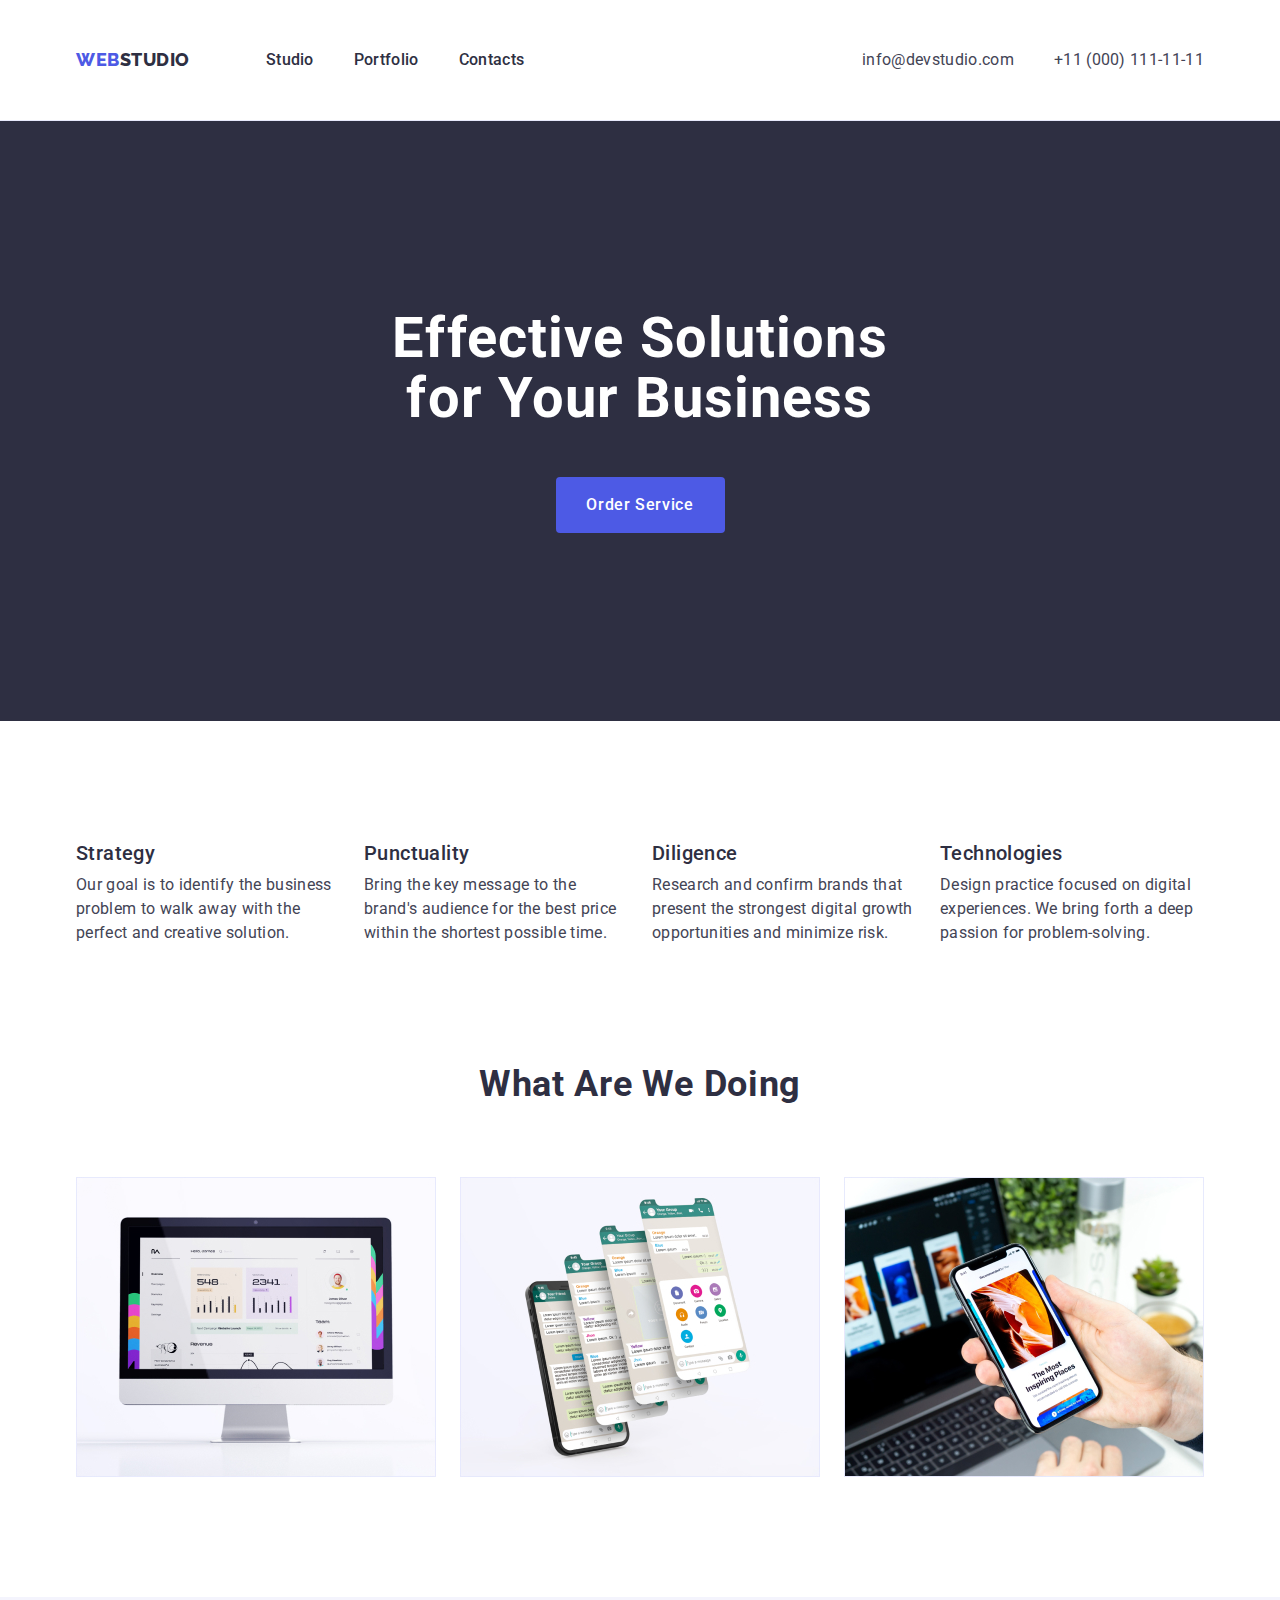
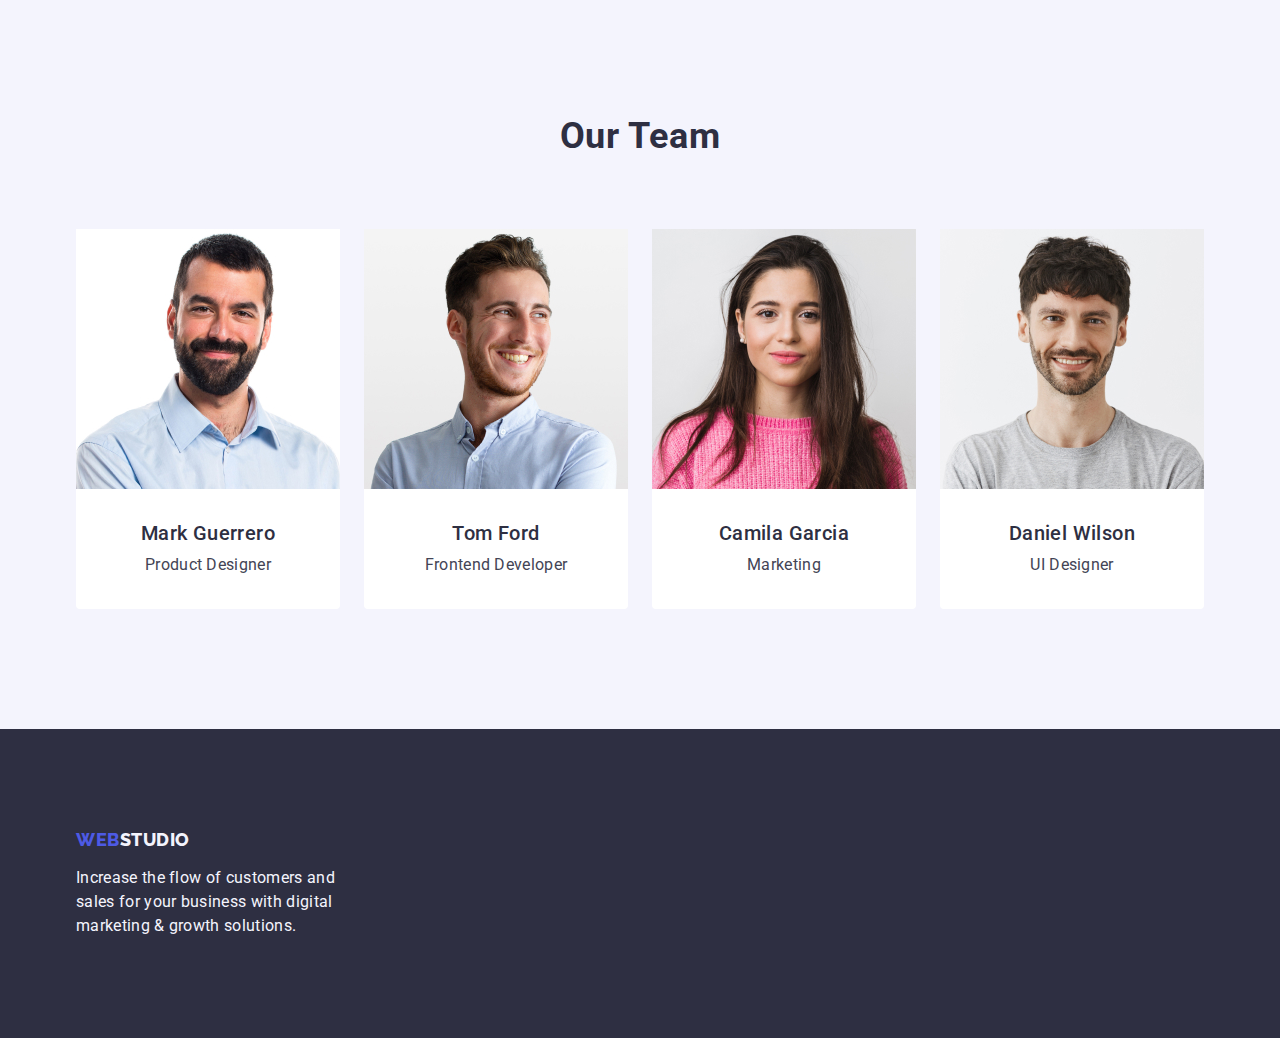
<file: index.html>
<!DOCTYPE html>
<html lang="en">
  <head>
    <meta charset="UTF-8" />
    <meta http-equiv="X-UA-Compatible" content="IE=edge" />
    <meta name="viewport" content="width=device-width, initial-scale=1.0" />
    <link rel="preconnect" href="https://fonts.googleapis.com" />
    <link rel="preconnect" href="https://fonts.gstatic.com" crossorigin />
    <link
      href="https://fonts.googleapis.com/css2?family=Raleway:wght@800&family=Roboto:wght@400;500;700;900&display=swap"
      rel="stylesheet"
    />
    <title>WebStudio</title>
    <link
      rel="stylesheet"
      href="https://cdnjs.cloudflare.com/ajax/libs/modern-normalize/2.0.0/modern-normalize.min.css"
      integrity="sha512-4xo8blKMVCiXpTaLzQSLSw3KFOVPWhm/TRtuPVc4WG6kUgjH6J03IBuG7JZPkcWMxJ5huwaBpOpnwYElP/m6wg=="
      crossorigin="anonymous"
      referrerpolicy="no-referrer"
    />
    <link rel="stylesheet" href="./css/styles.css" />
  </head>
  <body>
    <!-- header section-->
    <header class="header">
      <div class="container header-container">
        <!-- navigation bar -->
        <nav class="header-navigation">
          <!-- logo -->
          <a class="logo link header-logo" href="./index.html"
            >Web<span class="logo-dark">Studio</span>
          </a>
          <!-- studio, portofolio, contacts -->
          <ul class="header-menu-list list">
            <li class="header-menu-item">
              <a class="header-menu-link link" href="./index.html">Studio</a>
            </li>
            <li class="header-menu-item">
              <a class="header-menu-link link" href="./portfolio.html"
                >Portfolio</a
              >
            </li>
            <li class="header-menu-item">
              <a class="header-menu-link link" href="">Contacts</a>
            </li>
          </ul>
        </nav>
        <!-- contact adress section -->
        <address class="address-container">
          <ul class="address-list list">
            <li>
              <a class="address-link link" href="mailto:info@devstudio.com"
                >info@devstudio.com</a
              >
            </li>
            <li>
              <a class="address-link link" href="tel:+110001111111"
                >+11 (000) 111-11-11</a
              >
            </li>
          </ul>
        </address>
      </div>
    </header>
    <main class="main-container-index">
      <!-- hero image section -->
      <section class="hero">
        <div class="container">
          <h1 class="hero-title">Effective Solutions for Your Business</h1>
          <button class="hero-button" type="button">Order Service</button>
        </div>
      </section>
      <!-- section 1 list of qualities of the webstudio-->
      <section class="first-section-container">
        <div class="container">
          <h2 class="visually-hidden"></h2>
          <ul class="first-section-list list">
            <!-- first quality -->
            <li class="features-item">
              <h3 class="features-subtitle section-subtitle">Strategy</h3>
              <p class="features-item-text section-text">
                Our goal is to identify the business problem to walk away with
                the perfect and creative solution.
              </p>
            </li>
            <!-- second quality -->
            <li class="features-item">
              <h3 class="features-subtitle section-subtitle">Punctuality</h3>
              <p class="features-item-text section-text">
                Bring the key message to the brand's audience for the best price
                within the shortest possible time.
              </p>
            </li>
            <!-- third quality -->
            <li class="features-item">
              <h3 class="features-subtitle section-subtitle">Diligence</h3>
              <p class="features-item-text section-text">
                Research and confirm brands that present the strongest digital
                growth opportunities and minimize risk.
              </p>
            </li>
            <!-- fourth quality -->
            <li class="features-item">
              <h3 class="features-subtitle section-subtitle">Technologies</h3>
              <p class="features-item-text section-text">
                Design practice focused on digital experiences. We bring forth a
                deep passion for problem-solving.
              </p>
            </li>
          </ul>
        </div>
      </section>
      <!-- section 2 doing -->
      <section class="doing section">
        <div class="container">
          <h2 class="doing-title section-title">What are we doing</h2>
          <!-- images for the second section -->
          <ul class="doing-list list">
            <li class="doing-item">
              <img
                src="./images/img-1.jpg"
                alt="monitorimage"
                width="360"
                height="300"
              />
            </li>
            <li class="doing-item">
              <img
                src="./images/img-2.jpg"
                alt="imagewithmultiplephones"
                width="360"
                height="300"
              />
            </li>
            <li class="doing-item">
              <img
                src="./images/img-3.jpg"
                alt="imagewithaphone"
                width="360"
                height="300"
              />
            </li>
          </ul>
        </div>
      </section>
      <!-- section 3 description of the team -->
      <section class="team section">
        <div class="container">
          <h2 class="team-title section-title">Our Team</h2>
          <!-- list of members of the team with description -->
          <ul class="team-list list">
            <!-- first member -->
            <li class="team-item">
              <img
                src="./images/ourteam(1).jpg"
                alt="firstmember"
                width="264"
                height="260"
              />
              <div class="team-item-wrap">
                <h3 class="team-subtitle section-subtitle">Mark Guerrero</h3>
                <p class="team-item-text section-text">Product Designer</p>
              </div>
            </li>
            <!-- second member -->
            <li class="team-item">
              <img
                src="./images/ourteam(2).jpg"
                alt="secondmember"
                width="264"
                height="260"
              />
              <div class="team-item-wrap">
                <h3 class="team-subtitle section-subtitle">Tom Ford</h3>
                <p class="team-item-text section-text">Frontend Developer</p>
              </div>
            </li>
            <!-- third member -->
            <li class="team-item">
              <img
                src="./images/ourteam(3).jpg"
                alt="thirdmember"
                width="264"
                height="260"
              />
              <div class="team-item-wrap">
                <h3 class="team-subtitle section-subtitle">Camila Garcia</h3>
                <p class="team-item-text section-text">Marketing</p>
              </div>
            </li>
            <!-- fourth member -->
            <li class="team-item">
              <img
                src="./images/ourteam(4).jpg"
                alt="fourthmember"
                width="264"
                height="260"
              />
              <div class="team-item-wrap">
                <h3 class="team-subtitle section-subtitle">Daniel Wilson</h3>
                <p class="team-item-text section-text">UI Designer</p>
              </div>
            </li>
          </ul>
        </div>
      </section>
    </main>
    <footer class="footer">
      <div class="container">
        <a class="logo footer-logo link" href="./index.html"
          >Web<span class="logo-light">Studio</span></a
        >
        <p class="footer-text">
          Increase the flow of customers and sales for your business with
          digital marketing & growth solutions.
        </p>
      </div>
    </footer>
  </body>
</html>
</file>
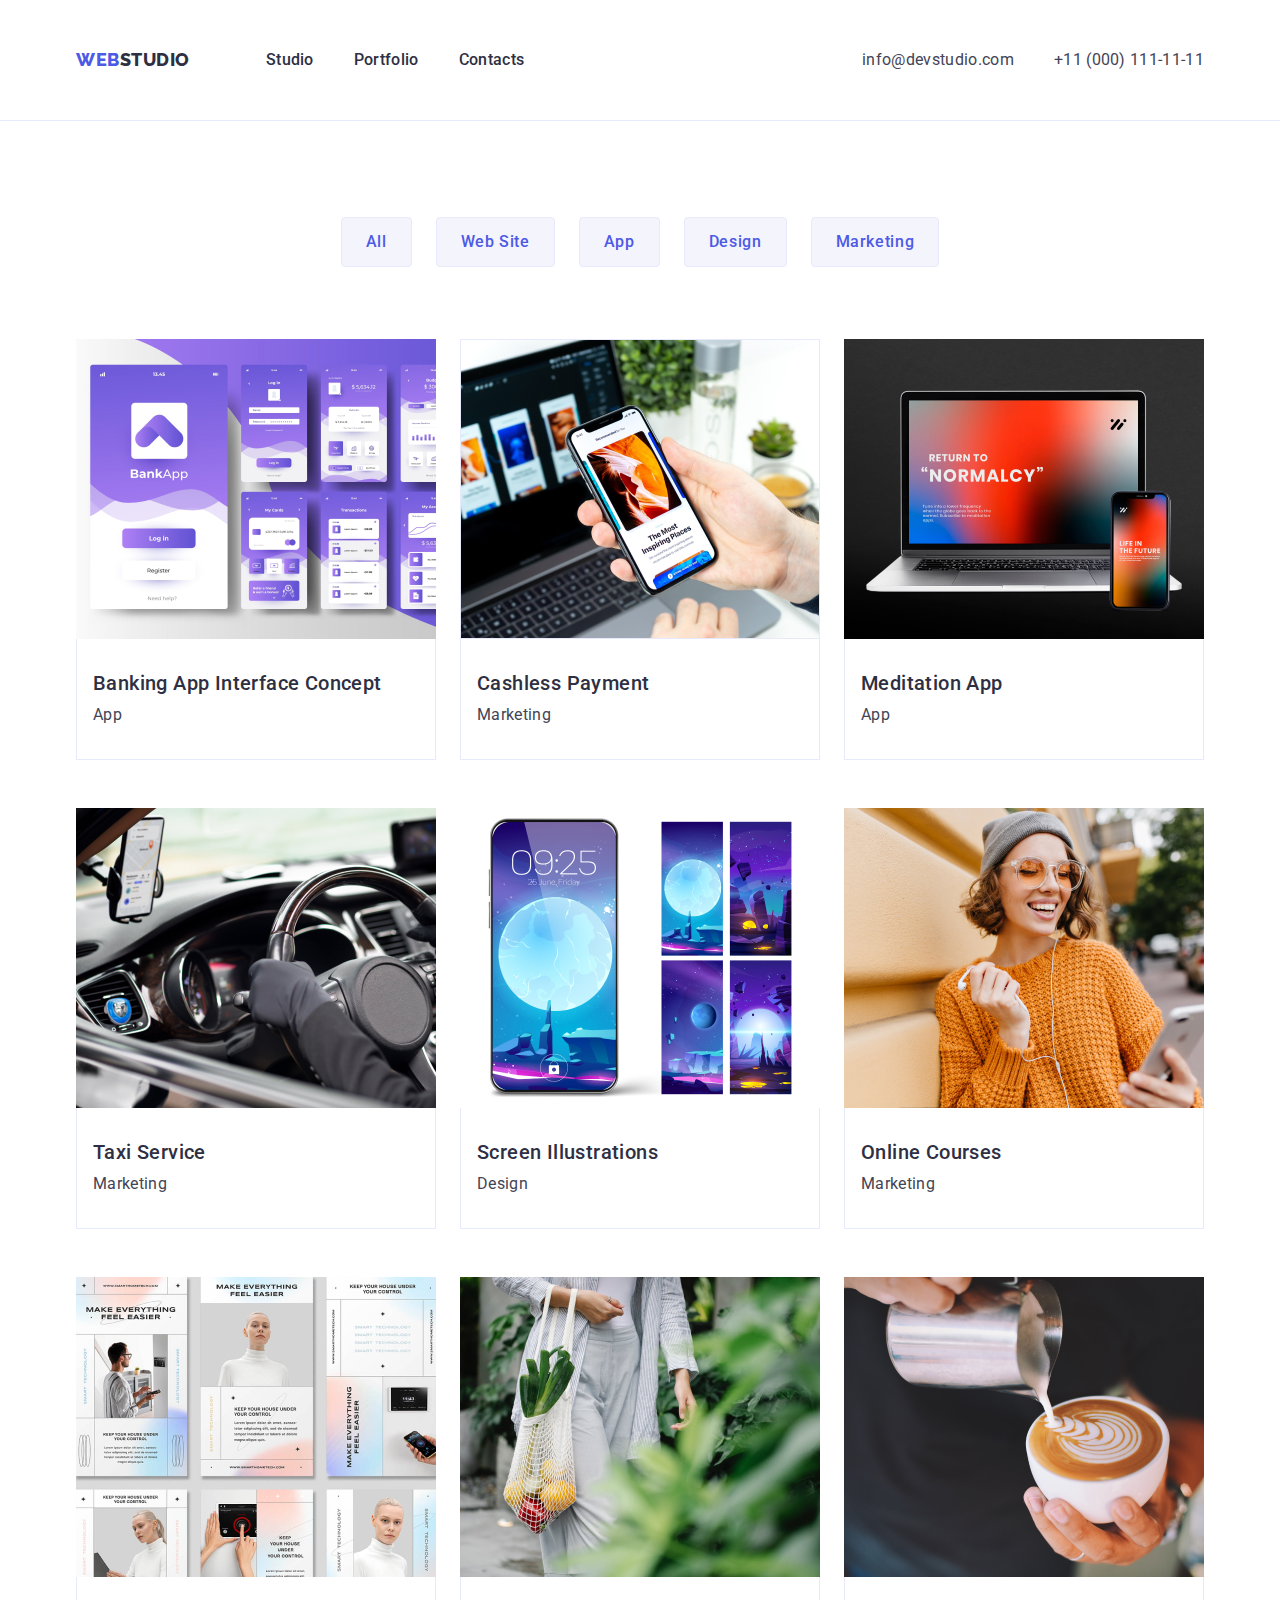
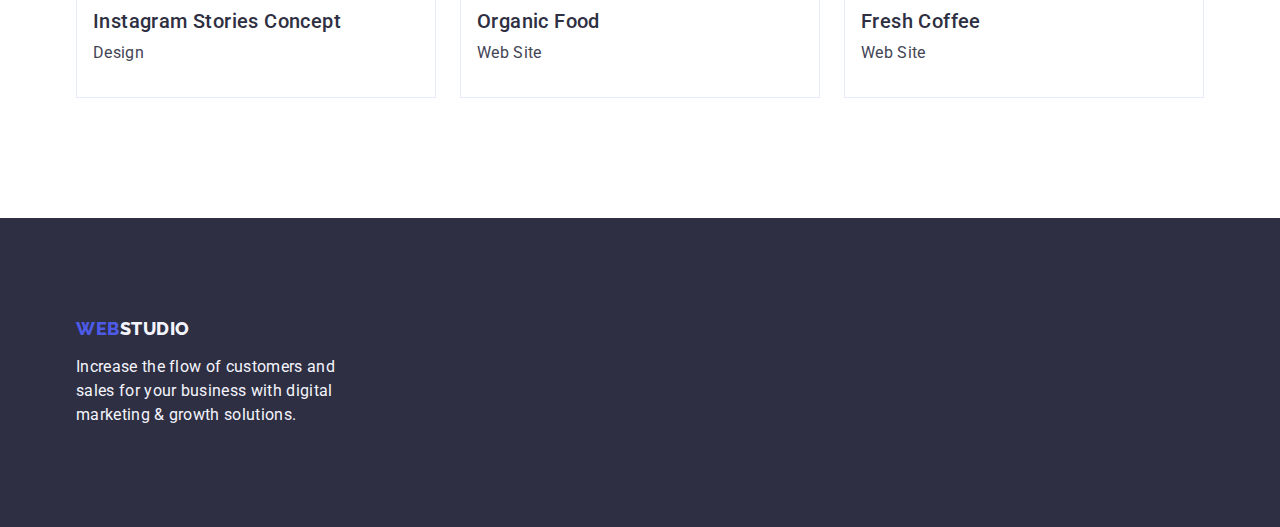
<file: portfolio.html>
<!DOCTYPE html>
<html lang="en">
  <head>
    <meta charset="UTF-8" />
    <meta http-equiv="X-UA-Compatible" content="IE=edge" />
    <meta name="viewport" content="width=device-width, initial-scale=1.0" />
    <link rel="preconnect" href="https://fonts.googleapis.com" />
    <link rel="preconnect" href="https://fonts.gstatic.com" crossorigin />
    <link
      href="https://fonts.googleapis.com/css2?family=Raleway:wght@800&family=Roboto:wght@400;500;700;900&display=swap"
      rel="stylesheet"
    />
    <title>WebStudio</title>
    <link
      rel="stylesheet"
      href="https://cdnjs.cloudflare.com/ajax/libs/modern-normalize/2.0.0/modern-normalize.min.css"
      integrity="sha512-4xo8blKMVCiXpTaLzQSLSw3KFOVPWhm/TRtuPVc4WG6kUgjH6J03IBuG7JZPkcWMxJ5huwaBpOpnwYElP/m6wg=="
      crossorigin="anonymous"
      referrerpolicy="no-referrer"
    />
    <link rel="stylesheet" href="./css/styles.css" />
  </head>
  <body>
    <header class="header">
      <div class="container header-container">
        <!-- navigation bar -->
        <nav class="header-navigation">
          <!-- logo -->
          <a class="logo link header-logo" href="./index.html"
            >Web<span class="logo-dark">Studio</span>
          </a>
          <!-- studio, portofolio, contacts -->
          <ul class="header-menu-list list">
            <li class="header-menu-item">
              <a class="header-menu-link link" href="./index.html">Studio</a>
            </li>
            <li class="header-menu-item">
              <a class="header-menu-link link" href="./portfolio.html"
                >Portfolio</a
              >
            </li>
            <li class="header-menu-item">
              <a class="header-menu-link link" href="">Contacts</a>
            </li>
          </ul>
        </nav>
        <!-- contact adress section -->
        <address class="address-container">
          <ul class="address-list list">
            <li>
              <a class="address-link link" href="mailto:info@devstudio.com"
                >info@devstudio.com</a
              >
            </li>
            <li>
              <a class="address-link link" href="tel:+110001111111"
                >+11 (000) 111-11-11</a
              >
            </li>
          </ul>
        </address>
      </div>
    </header>
    <main>
      <!-- buttons section -->
      <section class="portfolio">
        <div class="container">
          <h1 class="visually-hidden">Portfolio</h1>
          <ul class="portfolio-btn-list list">
            <!-- first button -->
            <li class="portfolio-btn-item">
              <button class="portfolio-btn" type="button">All</button>
            </li>
            <!-- second button -->
            <li class="portfolio-btn-item">
              <button class="portfolio-btn" type="button">Web Site</button>
            </li>
            <!-- third button -->
            <li class="portfolio-btn-item">
              <button class="portfolio-btn" type="button">App</button>
            </li>
            <!-- fourth button -->
            <li class="portfolio-btn-item">
              <button class="portfolio-btn" type="button">Design</button>
            </li>
            <!-- fifth button -->
            <li class="portfolio-btn-item">
              <button class="portfolio-btn" type="button">Marketing</button>
            </li>
          </ul>

          <!-- list of portfolio projects -->
          <ul class="portfolio-card-list list">
            <!-- first card -->
            <li class="portfolio-card-item">
              <a class="portfolio-card-link link" href="">
                <img
                  src="./images/1-banking.jpg"
                  width="360"
                  height="300"
                  alt="bankingapp"
                />
                <div class="portfolio-card-wrap">
                  <h2 class="portfolio-card-subtitle section-subtitle">
                    Banking App Interface Concept
                  </h2>
                  <p class="portfolio-card-text section-text">App</p>
                </div>
              </a>
            </li>
            <!-- second card -->
            <li class="portfolio-card-item">
              <a class="portfolio-card-link link" href="">
                <img
                  src="./images/2-cashless.jpg"
                  width="360"
                  height="300"
                  alt="cashlesspayment"
                />
                <div class="portfolio-card-wrap">
                  <h2 class="portfolio-card-subtitle section-subtitle">
                    Cashless Payment
                  </h2>
                  <p class="portfolio-card-text section-text">Marketing</p>
                </div>
              </a>
            </li>
            <!-- third card -->
            <li class="portfolio-card-item">
              <a class="portfolio-card-link link" href="">
                <img
                  src="./images/3-meditation.jpg"
                  width="360"
                  height="300"
                  alt="meditationapp"
                />
                <div class="portfolio-card-wrap">
                  <h2 class="portfolio-card-subtitle section-subtitle">
                    Meditation App
                  </h2>
                  <p class="portfolio-card-text section-text">App</p>
                </div>
              </a>
            </li>
            <!-- fourth card -->
            <li class="portfolio-card-item">
              <a class="portfolio-card-link link" href="">
                <img
                  src="./images/4-taxi.jpg"
                  width="360"
                  height="300"
                  alt="taxiservice"
                />
                <div class="portfolio-card-wrap">
                  <h2 class="portfolio-card-subtitle section-subtitle">
                    Taxi Service
                  </h2>
                  <p class="portfolio-card-text section-text">Marketing</p>
                </div>
              </a>
            </li>
            <!-- fifth card -->
            <li class="portfolio-card-item">
              <a class="portfolio-card-link link" href="">
                <img
                  src="./images/5-screen.jpg"
                  width="360"
                  height="300"
                  alt="ScreenIllustrations"
                />
                <div class="portfolio-card-wrap">
                  <h2 class="portfolio-card-subtitle section-subtitle">
                    Screen Illustrations
                  </h2>
                  <p class="portfolio-card-text section-text">Design</p>
                </div>
              </a>
            </li>
            <!-- sixth card -->
            <li class="portfolio-card-item">
              <a class="portfolio-card-link link" href="">
                <img
                  src="./images/6-online.jpg"
                  width="360"
                  height="300"
                  alt="onlinecourse"
                />
                <div class="portfolio-card-wrap">
                  <h2 class="portfolio-card-subtitle section-subtitle">
                    Online Courses
                  </h2>
                  <p class="portfolio-card-text section-text">Marketing</p>
                </div>
              </a>
            </li>
            <!-- seventh card -->
            <li class="portfolio-card-item">
              <a class="portfolio-card-link link" href="">
                <img
                  src="./images/7-instagram.jpg"
                  width="360"
                  height="300"
                  alt="igstoriesconcept"
                />
                <div class="portfolio-card-wrap">
                  <h2 class="portfolio-card-subtitle section-subtitle">
                    Instagram Stories Concept
                  </h2>
                  <p class="portfolio-card-text section-text">Design</p>
                </div>
              </a>
            </li>
            <!-- eight card -->
            <li class="portfolio-card-item">
              <a class="portfolio-card-link link" href="">
                <img
                  src="./images/8-organic.jpg"
                  width="360"
                  height="300"
                  alt="organicfood"
                />
                <div class="portfolio-card-wrap">
                  <h2 class="portfolio-card-subtitle section-subtitle">
                    Organic Food
                  </h2>
                  <p class="portfolio-card-text section-text">Web Site</p>
                </div>
              </a>
            </li>
            <!-- ninth card -->
            <li class="portfolio-card-item">
              <a class="portfolio-card-link link" href="">
                <img
                  src="./images/9-fresh.jpg"
                  width="360"
                  height="300"
                  alt="freshcoffee"
                />
                <div class="portfolio-card-wrap">
                  <h2 class="portfolio-card-subtitle section-subtitle">
                    Fresh Coffee
                  </h2>
                  <p class="portfolio-card-text section-text">Web Site</p>
                </div>
              </a>
            </li>
          </ul>
        </div>
      </section>
    </main>
    <footer class="footer">
      <div class="container">
        <a class="logo footer-logo link" href="./index.html"
          >Web<span class="logo-light">Studio</span></a
        >
        <p class="footer-text">
          Increase the flow of customers and sales for your business with
          digital marketing & growth solutions.
        </p>
      </div>
    </footer>
  </body>
</html>
</file>
<file: css/styles.css>
/* globaL style rules */
:root {
    --main-color: #4d5ae5;
    --title-color: #2e2f42;
    --white: #ffffff;
    --text-color: #434455;
    --background-color: #f4f4fd;
    --header-menu-color: #404bbf;
}


*,
::after,
::before {
    box-sizing: border-box
}

html {
    -moz-tab-size: 4;
    tab-size: 4
}

html {
    line-height: 1.15;
    -webkit-text-size-adjust: 100%
}


/* rules for header */


h1,
h2,
h3,
h4,
h5,
h6,
p {
    margin: 0;
}
ul {
    margin: 0;
    padding-left: 0;
    
}

img {
    display: block;
}

body {
    background-color: var(--white);
    font-family: "Roboto", sans-serif;
    color: var(--text-color);
    margin: 0;
}

/* ------------nav------------search--------menu----- */
.logo {
    text-transform: uppercase;
    color: var(--main-color);
    font-weight: 800;
    font-size: 18px;
    line-height: 1.17;
    letter-spacing: 0.54px;
    font-family: "Raleway", sans-serif;
}

.logo-dark {
    color: var(--title-color);
}

.link {
    text-decoration: none;
}

.list {
    list-style-type: none;
}

.navigation-list {
    list-style-type: none;
}

.nav-link {
    color: var(--title-color);
    font-size: 16px;
    font-weight: 500;
    line-height: 150%;
    letter-spacing: 0.32px;
}

.nav-link:hover,
.nav-link:focus {
    color: var(--header-menu-color);
}

.address-container {
    font-style: normal;
}

.address-list {
    list-style-type: none;
    display: flex;
    gap: 40px;
}

.address-link {
    color: var(--text-color);
    font-size: 16px;
    font-weight: 400;
    line-height: 150%;
    letter-spacing: 0.32px;
    text-decoration: none;
}

.address-link:hover,
.address-link:focus {
    color: var(--header-menu-color);
}



/* -----------HERO -------------*/
.hero {
    background-color: var(--title-color);
    padding-top: 188px;
    padding-bottom: 188px;

}

.hero-title {
    color: var(--white);
    text-align: center;
    font-size: 56px;
    font-weight: 700;
    line-height: 107.143%;
    letter-spacing: 1.12px;
    color: var(--white);
    max-width: 496px;
     margin: 0 auto 48px;
}

.hero-button {
    background: var(--main-color);
    color: var(--white);
    font-size: 16px;
    font-weight: 500;
    line-height: 150%;
    letter-spacing: 0.64px;
    cursor: pointer;
    font-family: "Roboto", sans-serif;
    display: block;
    min-width: 169px;
    height: 56px;
    border: none;
    border-radius: 4px;
    cursor: pointer;
    margin: 0 auto;
}

.hero-button:hover,
.hero-ibutton:focus {
    background-color: var(--header-menu-color);
}

/* -----------FEATURES -------------*/

.visually-hidden {
    position: absolute;
    width: 1px;
    height: 1px;
    margin: -1px;
    border: 0;
    padding: 0;

    white-space: nowrap;
    clip-path: inset(100%);
    clip: rect(0 0 0 0);
    overflow: hidden;
}

.container {
    width: 1158px;
    padding-left: 15px;
    padding-right: 15px;
    margin: 0 auto;
}

.section-subtitle {
    font-weight: 500;
    font-size: 20px;
    line-height: 1.2;
    letter-spacing: 0.02em;
    color: var(--title-color);
}

.section-text {
    font-size: 16px;
    line-height: 1.5;
    letter-spacing: 0.02em;
    color: var(--text-color);
}

.section-title {
    font-size: 36px;
    line-height: 1.11;
    text-align: center;
    letter-spacing: 0.02em;
    text-transform: capitalize;
    color: var(--title-color);
}

.section {
    padding-top: 120px;
    padding-bottom: 120px;
}


 .first-section-container {
    padding: 120px 0;
 }
.features-subtitle {
    color: var(--title-color);
    font-size: 20px;
    font-weight: 500;
    line-height: 120%;
    letter-spacing: 0.4px;
    margin-bottom: 8px;
}

.features-item {
    width: calc((100% - 72px) / 4);
}


.features-item-text {
    color: var(--text-color);
    font-size: 16px;
    line-height: 150%;
    letter-spacing: 0.32px;
}

.features-list {
    display: flex;
    gap: 24px;
    margin: 0;
        padding-left: 0;
        list-style: none;
}

.first-section-list {
    list-style-type: none;
    display: flex;
    gap: 24px;
    margin: 0;
    padding-left: 0;
    list-style: none;
}
/* -----------DOING -------------*/

.doing {
    padding-top: 0;
}


.doing-list {
    display: flex;
    gap: 24px;
}

.doing-item {
    width: calc((100% - 48px) / 3);
}


.doing-title {
    color: var(--title-color);
    text-align: center;
    font-size: 36px;
    font-weight: 700;
    line-height: 111.111%;
    letter-spacing: 0.72px;
    text-transform: capitalize;
    margin-bottom: 72px;
}




/* -----------TEAM -------------*/



.team-list {
    display: flex;
    gap: 24px;
}



.team-item-wrap {
    padding: 32px 0px;
    text-align: center;
}



.team  {
    background-color: var(--background-color);
}

.team-title {
    color: var(--title-color);
    text-align: center;
    font-size: 36px;
    font-weight: 700;
    line-height: 111.111%;
    letter-spacing: 0.72px;
    text-transform: capitalize;
    margin-bottom: 72px;
}

.team-item {
    background-color: var(--white);
    width: calc((100% - 72px) / 4);
        border-radius: 0px 0px 4px 4px;
}

.team-subtitle {
    color: var(--title-color);
    text-align: center;
    font-size: 20px;
    font-weight: 500;
    line-height: 120%;
    letter-spacing: 0.4px;
    margin-bottom: 8px;
}

.team-item-text  {
    color: var(--text-color);
    text-align: center;
    font-size: 16px;
    line-height: 150%;
    letter-spacing: 0.32px;
}

/* footer section */

.footer {
    background-color: var(--title-color);
}

.logo-light {
    color: var(--background-color);
}

.footer-text {
    color: var(--background-color);
    font-size: 16px;
    line-height: 150%;
    /* 150% */
    letter-spacing: 0.32px;
}




/* ------------nav------------search--------menu----- */
.logo {
    text-transform: uppercase;
    color: var(--main-color);
    font-weight: 800;
    font-size: 18px;
    line-height: 1.17;
    letter-spacing: 0.54px;
    font-family: "Raleway", sans-serif;
}

.logo-dark {
    color: var(--title-color);
}

.link {
    text-decoration: none;
}

.list {
    list-style-type: none;
}

.navigation-list {
    list-style-type: none;
}

.nav-link {
    color: var(--title-color);
    font-size: 16px;
    font-weight: 500;
    line-height: 150%;
    letter-spacing: 0.32px;
}

.nav-link:hover,
.nav-link:focus {
    color: var(--header-menu-color);
}

.address-container {
    font-style: normal;
}

.address-list {
    list-style-type: none;
}

.address-link {
    color: var(--text-color);
    font-size: 16px;
    font-weight: 400;
    line-height: 150%;
    letter-spacing: 0.32px;
    text-decoration: none;
}

.address-link:hover,
.address-link:focus {
    color: var(--header-menu-color);
}


/*-----list of portfolio projects --------*/

/* .list-of-projects-sec-two {
    list-style-type: none;
} */

.portfolio-card-item {
    background-color: var(--white);
}

.portfolio-card-subtitle {
    color: var(--title-color);
    font-size: 20px;
    font-weight: 500;
    line-height: 120%;
    letter-spacing: 0.4px;
    text-transform: capitalize;
}

.portfolio-card-text {
    color: var(--text-color);
    font-size: 16px;
    font-weight: 400;
    line-height: 150%;
    letter-spacing: 0.32px;
}

/* ------------header-----------*/

.header {
    padding-top: 24px;
    padding-bottom: 24px;
    border-bottom: 1px solid #e7e9fc;
    display: flex;
}

.header-container {
    display: flex;
    align-items: center;
}

.header-menu-item {
    padding: 24px 0;
    /* margin-right: 40px; */

}

.header-logo {
    margin-right: 76px;
}
.header-navigation {
    display: flex;
    align-items: center;
    margin-right: auto;
}

.header-menu-list {
    display: flex;
    gap: 40px;
}

.header-menu-link {
    font-weight: 500;
    font-size: 16px;
    line-height: 1.5;
    letter-spacing: 0.02em;
    color: #2e2f42;
    padding: 24px 0px;
}

.header-menu-link:hover,
.header-menu-link:focus {
    color: #404bbf;
}

.header-contacts {
    font-style: normal;
}

.header-contacts-list {
    display: flex;
    gap: 40px;
}

.header-contacts-link {
    font-size: 16px;
    line-height: 1.5;
    letter-spacing: 0.02em;
    color: #434455;
}

.header-contacts-link:hover,
.header-contacts-link:focus {
    color: #404bbf;
}




/* ----------footer section -------------------*/

.footer {
    background-color: var(--title-color);
    padding-top: 100px;
    padding-bottom: 100px;
}
.footer-logo {
    display: inline-block;
    margin-bottom: 16px;
}
.logo-light {
    color: var(--background-color);
}

.footer-text {
    color: var(--background-color);
    font-size: 16px;
    line-height: 150%;
    /* 150% */
    letter-spacing: 0.32px;
    max-width: 264px;
}

/* ./PORTOFOLIO.HTML */

/* the list of buttons */


.portfolio-btn {
    background-color: var(--background-color);
    color: var(--main-color);
    font-size: 16px;
    font-weight: 500;
    line-height: 150%;
    letter-spacing: 0.64px;
    text-align: center;
    cursor: pointer;
    font-family: "Roboto", sans-serif;
    padding: 12px 24px;
    border: 1px solid #e7e9fc;
    border-radius: 4px;
}


.portfolio-btn:hover,
.portfolio-btn:focus {
    background-color: var(--header-menu-color);
    color: var(--white);
        border: 1px solid transparent;
}


.portfolio {
padding-top: 96px;
padding-bottom: 120px;
}

.portfolio-btn-list {
    display: flex;
    justify-content: center;
    gap: 24px;
    margin-bottom: 72px;
}



.portfolio-card-list {
    display: flex;
    flex-wrap: wrap;
    /*column-gap: 24px;*/
    /*row-gap: 48px;*/
}

.portfolio-card-item {
    width: calc((100% - 48px) / 3);
    margin-right: 24px;
    margin-bottom: 48px;
}

.portfolio-card-item:nth-child(3n) {
    margin-right: 0px;
}

.portfolio-card-item:nth-last-child(-n+3) {
    margin-bottom: 0px;
}

.portfolio-card-wrap {
    padding: 32px 16px;
    border: 1px solid #e7e9fc;
    border-top: none;
}

.portfolio-card-subtitle {
    margin-bottom: 8px;
}
</file>
